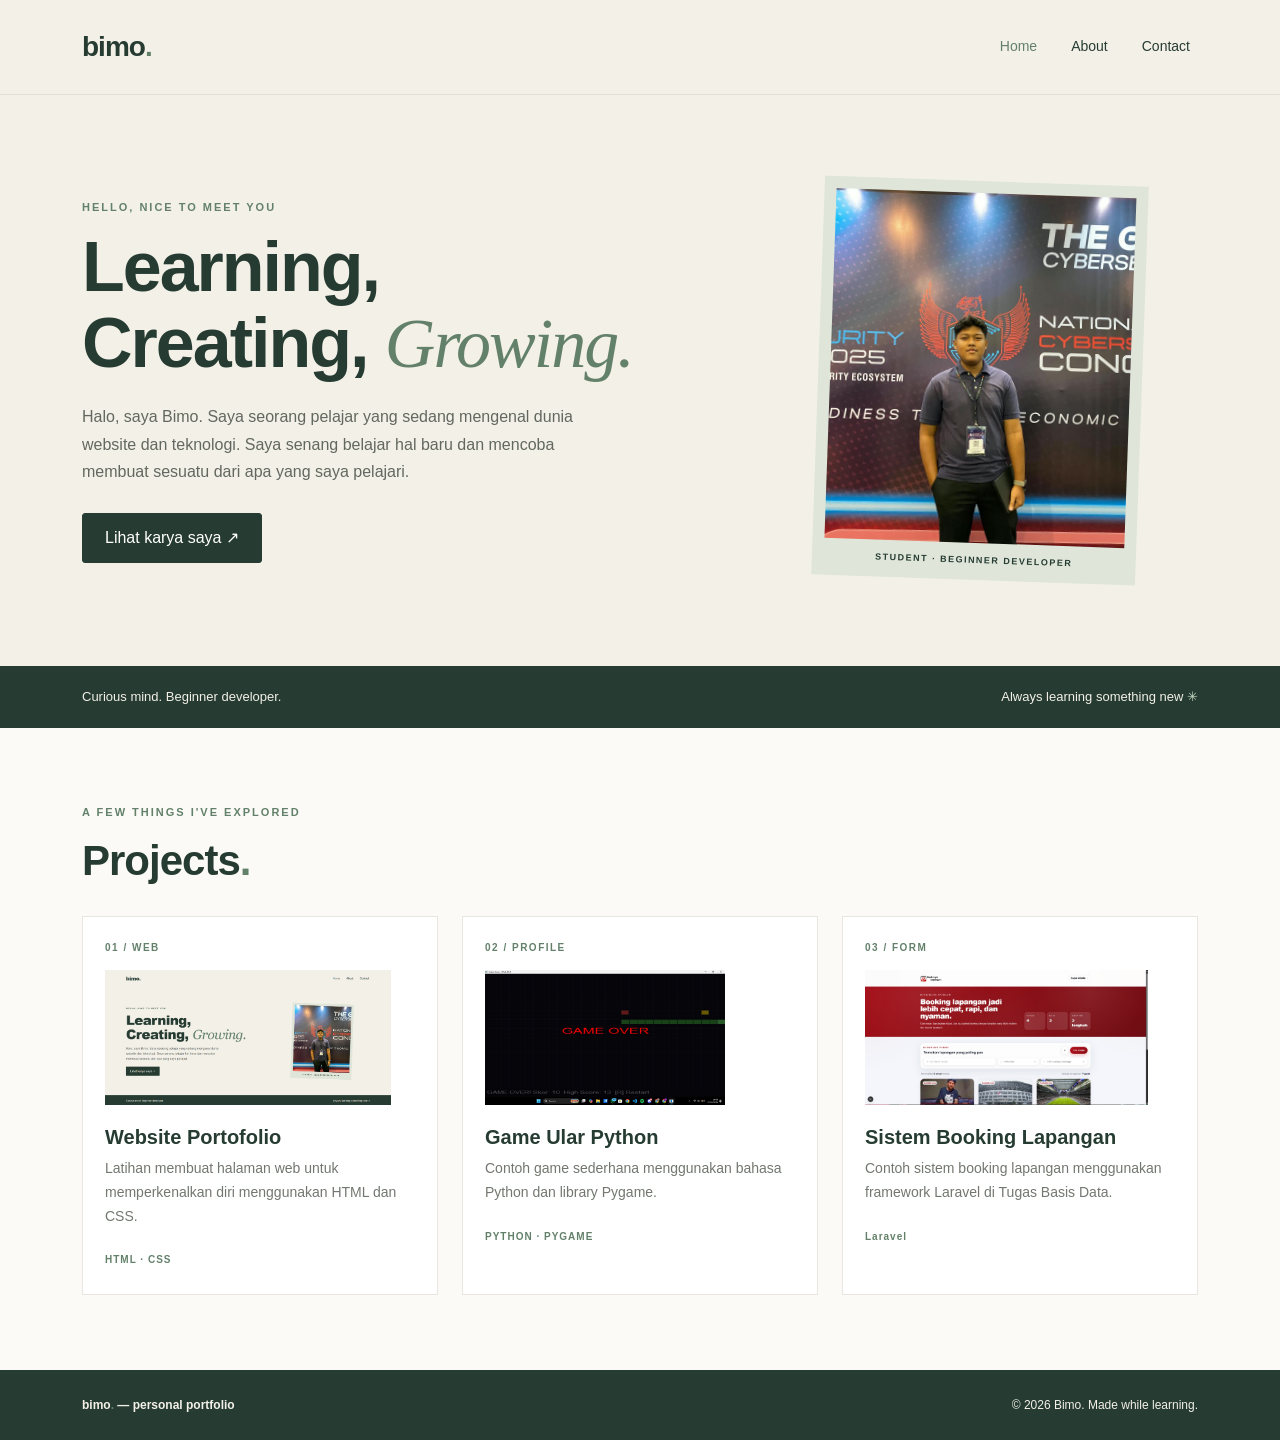
<file: index.html>
<!DOCTYPE html>
<html lang="id">
<head>
    <meta charset="UTF-8">
    <meta name="viewport" content="width=device-width, initial-scale=1.0">
    <title>Bimo | Portfolio</title>
    <link href="https://cdn.jsdelivr.net/npm/bootstrap@5.3.3/dist/css/bootstrap.min.css" rel="stylesheet">
    <link rel="stylesheet" href="style.css">
</head>
<body>
    <header>
        <nav class="navbar navbar-expand-lg">
            <div class="container">
                <a class="navbar-brand" href="index.html">bimo<span>.</span></a>
                <button class="navbar-toggler" type="button" data-bs-toggle="collapse" data-bs-target="#mainMenu" aria-controls="mainMenu" aria-expanded="false" aria-label="Buka navigasi">
                    <span class="navbar-toggler-icon"></span>
                </button>
                <div class="collapse navbar-collapse" id="mainMenu">
                    <ul class="navbar-nav ms-auto">
                        <li class="nav-item"><a class="nav-link active" href="index.html">Home</a></li>
                        <li class="nav-item"><a class="nav-link" href="about.html">About</a></li>
                        <li class="nav-item"><a class="nav-link" href="contact.html">Contact</a></li>
                    </ul>
                </div>
            </div>
        </nav>
    </header>

    <main>
        <section class="hero-section">
            <div class="container">
                <div class="row align-items-center g-5">
                    <div class="col-lg-7">
                        <p class="eyebrow">HELLO, NICE TO MEET YOU</p>
                        <h1>Learning,<br>Creating, <em>Growing.</em></h1>
                        <p class="hero-copy">Halo, saya Bimo. Saya seorang pelajar yang sedang mengenal dunia website dan teknologi. Saya senang belajar hal baru dan mencoba membuat sesuatu dari apa yang saya pelajari.</p>
                        <a href="#projects" class="btn btn-dark-green">Lihat karya saya <span aria-hidden="true">↗</span></a>
                    </div>
                    <div class="col-lg-5 text-center">
                        <div class="portrait-frame">
                            <img src="img/bimo.jpeg" alt="Foto Bimo" class="portrait">
                            <div class="portrait-note">STUDENT · BEGINNER DEVELOPER</div>
                        </div>
                    </div>
                </div>
            </div>
        </section>

        <section class="intro-strip">
            <div class="container d-flex flex-column flex-md-row justify-content-between gap-2">
                <p class="mb-0">Curious mind. Beginner developer.</p>
                <p class="mb-0">Always learning something new <span>✳</span></p>
            </div>
        </section>

        <section class="projects-section" id="projects">
            <div class="container">
                <div class="section-heading">
                    <p class="eyebrow">A FEW THINGS I'VE EXPLORED</p>
                    <h2>Projects<span>.</span></h2>
                </div>

                <div class="row g-4">
                    <div class="col-12 col-md-6 col-lg-4">
                        <article class="project-card h-100">
                            <div class="project-number">01 / WEB</div>
                            <img src="img/pro1.png" alt="" class="project-art art-one">
                            <h3>Website Portofolio</h3>
                            <p>Latihan membuat halaman web untuk memperkenalkan diri menggunakan HTML dan CSS.</p>
                            <span class="project-tag">HTML · CSS</span>
                        </article>
                    </div>
                    <div class="col-12 col-md-6 col-lg-4">
                        <article class="project-card h-100">
                            <div class="project-number">02 / PROFILE</div>
                            <img src="img/pro2.jpeg" alt="" class="project-art art-two">
                            <h3>Game Ular Python</h3>
                            <p>Contoh game sederhana menggunakan bahasa Python dan library Pygame.</p>
                            <span class="project-tag">PYTHON · PYGAME</span>
                        </article>
                    </div>
                    <div class="col-12 col-md-6 col-lg-4">
                        <article class="project-card h-100">
                            <div class="project-number">03 / FORM</div>
                            <img src="img/pro3.jpeg" alt="" class="project-art art-three">
                            <h3>Sistem Booking Lapangan</h3>
                            <p>Contoh sistem booking lapangan menggunakan framework Laravel di Tugas Basis Data.</p>
                            <span class="project-tag">Laravel</span>
                        </article>
                    </div>
                </div>
                
            </div>
        </section>
    </main>

    <footer>
        <div class="container d-flex flex-column flex-md-row justify-content-between gap-2">
            <p class="mb-0">bimo<span>.</span> — personal portfolio</p>
            <p class="mb-0">© 2026 Bimo. Made while learning.</p>
        </div>
    </footer>
    <script src="https://cdn.jsdelivr.net/npm/bootstrap@5.3.3/dist/js/bootstrap.bundle.min.js"></script>
</body>
</html>
</file>
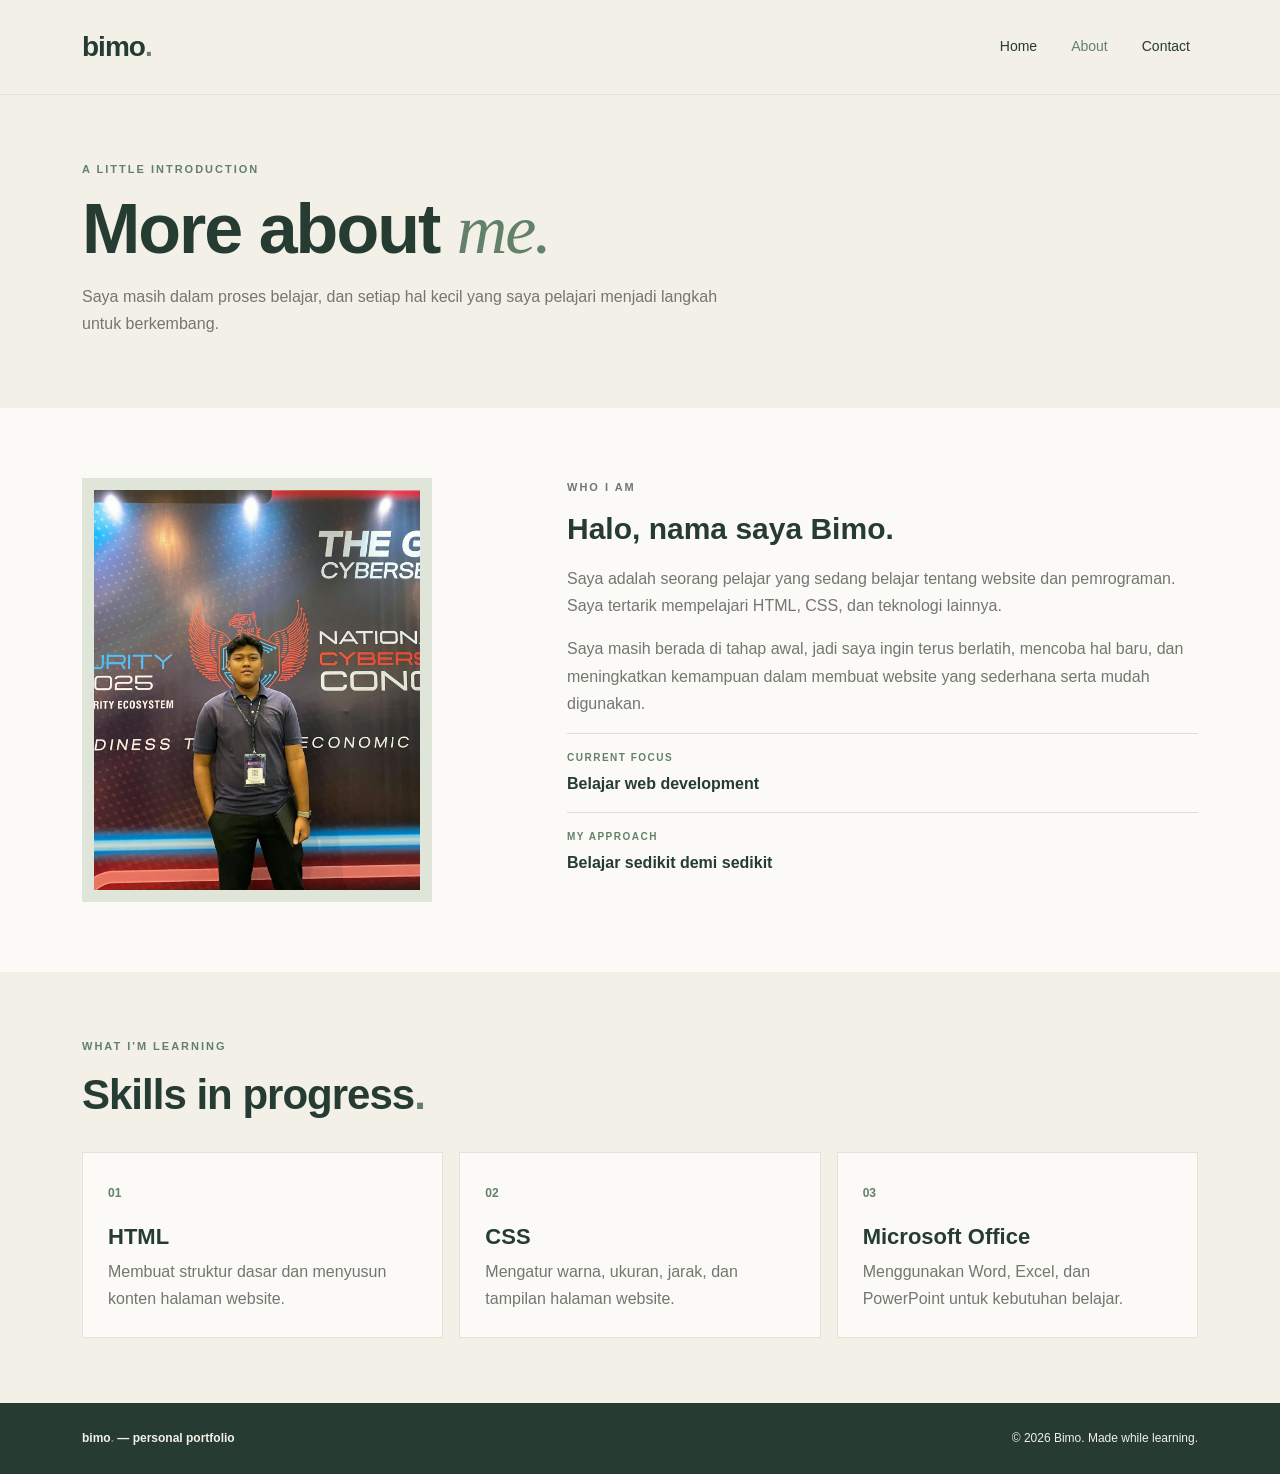
<file: about.html>
<!DOCTYPE html>
<html lang="id">
<head>
    <meta charset="UTF-8">
    <meta name="viewport" content="width=device-width, initial-scale=1.0">
    <title>About | Bimo</title>
    <link href="https://cdn.jsdelivr.net/npm/bootstrap@5.3.3/dist/css/bootstrap.min.css" rel="stylesheet">
    <link rel="stylesheet" href="style.css">
</head>
<body>
    <header>
        <nav class="navbar navbar-expand-lg">
            <div class="container">
                <a class="navbar-brand" href="index.html">bimo<span>.</span></a>
                <button class="navbar-toggler" type="button" data-bs-toggle="collapse" data-bs-target="#mainMenu" aria-controls="mainMenu" aria-expanded="false" aria-label="Buka navigasi">
                    <span class="navbar-toggler-icon"></span>
                </button>
                <div class="collapse navbar-collapse" id="mainMenu">
                    <ul class="navbar-nav ms-auto">
                        <li class="nav-item"><a class="nav-link" href="index.html">Home</a></li>
                        <li class="nav-item"><a class="nav-link active" href="about.html">About</a></li>
                        <li class="nav-item"><a class="nav-link" href="contact.html">Contact</a></li>
                    </ul>
                </div>
            </div>
        </nav>
    </header>

    <main>
        <section class="page-hero">
            <div class="container">
                <p class="eyebrow">A LITTLE INTRODUCTION</p>
                <h1>More about <em>me.</em></h1>
                <p class="page-lead">Saya masih dalam proses belajar, dan setiap hal kecil yang saya pelajari menjadi langkah untuk berkembang.</p>
            </div>
        </section>

        <section class="about-content">
            <div class="container">
                <div class="row g-5 align-items-start">
                    <div class="col-md-5">
                        <div class="about-photo-wrap">
                            <img src="img/bimo.jpeg" alt="Foto Bimo" class="about-photo">
                        </div>
                    </div>
                    <div class="col-md-7">
                        <p class="eyebrow">WHO I AM</p>
                        <h2>Halo, nama saya Bimo.</h2>
                        <p>Saya adalah seorang pelajar yang sedang belajar tentang website dan pemrograman. Saya tertarik mempelajari HTML, CSS, dan teknologi lainnya.</p>
                        <p>Saya masih berada di tahap awal, jadi saya ingin terus berlatih, mencoba hal baru, dan meningkatkan kemampuan dalam membuat website yang sederhana serta mudah digunakan.</p>

                        <div class="about-fact">
                            <span class="fact-label">CURRENT FOCUS</span>
                            <strong>Belajar web development</strong>
                        </div>
                        <div class="about-fact">
                            <span class="fact-label">MY APPROACH</span>
                            <strong>Belajar sedikit demi sedikit</strong>
                        </div>
                    </div>
                </div>
            </div>
        </section>

        <section class="skills-section">
            <div class="container">
                <p class="eyebrow">WHAT I'M LEARNING</p>
                <h2>Skills in progress<span>.</span></h2>
                <div class="row g-3 mt-3">
                    <div class="col-12 col-md-4">
                        <article class="skill-card h-100">
                            <span class="skill-index">01</span>
                            <h3>HTML</h3>
                            <p>Membuat struktur dasar dan menyusun konten halaman website.</p>
                        </article>
                    </div>
                    <div class="col-12 col-md-4">
                        <article class="skill-card h-100">
                            <span class="skill-index">02</span>
                            <h3>CSS</h3>
                            <p>Mengatur warna, ukuran, jarak, dan tampilan halaman website.</p>
                        </article>
                    </div>
                    <div class="col-12 col-md-4">
                        <article class="skill-card h-100">
                            <span class="skill-index">03</span>
                            <h3>Microsoft Office</h3>
                            <p>Menggunakan Word, Excel, dan PowerPoint untuk kebutuhan belajar.</p>
                        </article>
                    </div>
                </div>
            </div>
        </section>
    </main>

    <footer>
        <div class="container d-flex flex-column flex-md-row justify-content-between gap-2">
            <p class="mb-0">bimo<span>.</span> — personal portfolio</p>
            <p class="mb-0">© 2026 Bimo. Made while learning.</p>
        </div>
    </footer>
    <script src="https://cdn.jsdelivr.net/npm/bootstrap@5.3.3/dist/js/bootstrap.bundle.min.js"></script>
</body>
</html>
</file>
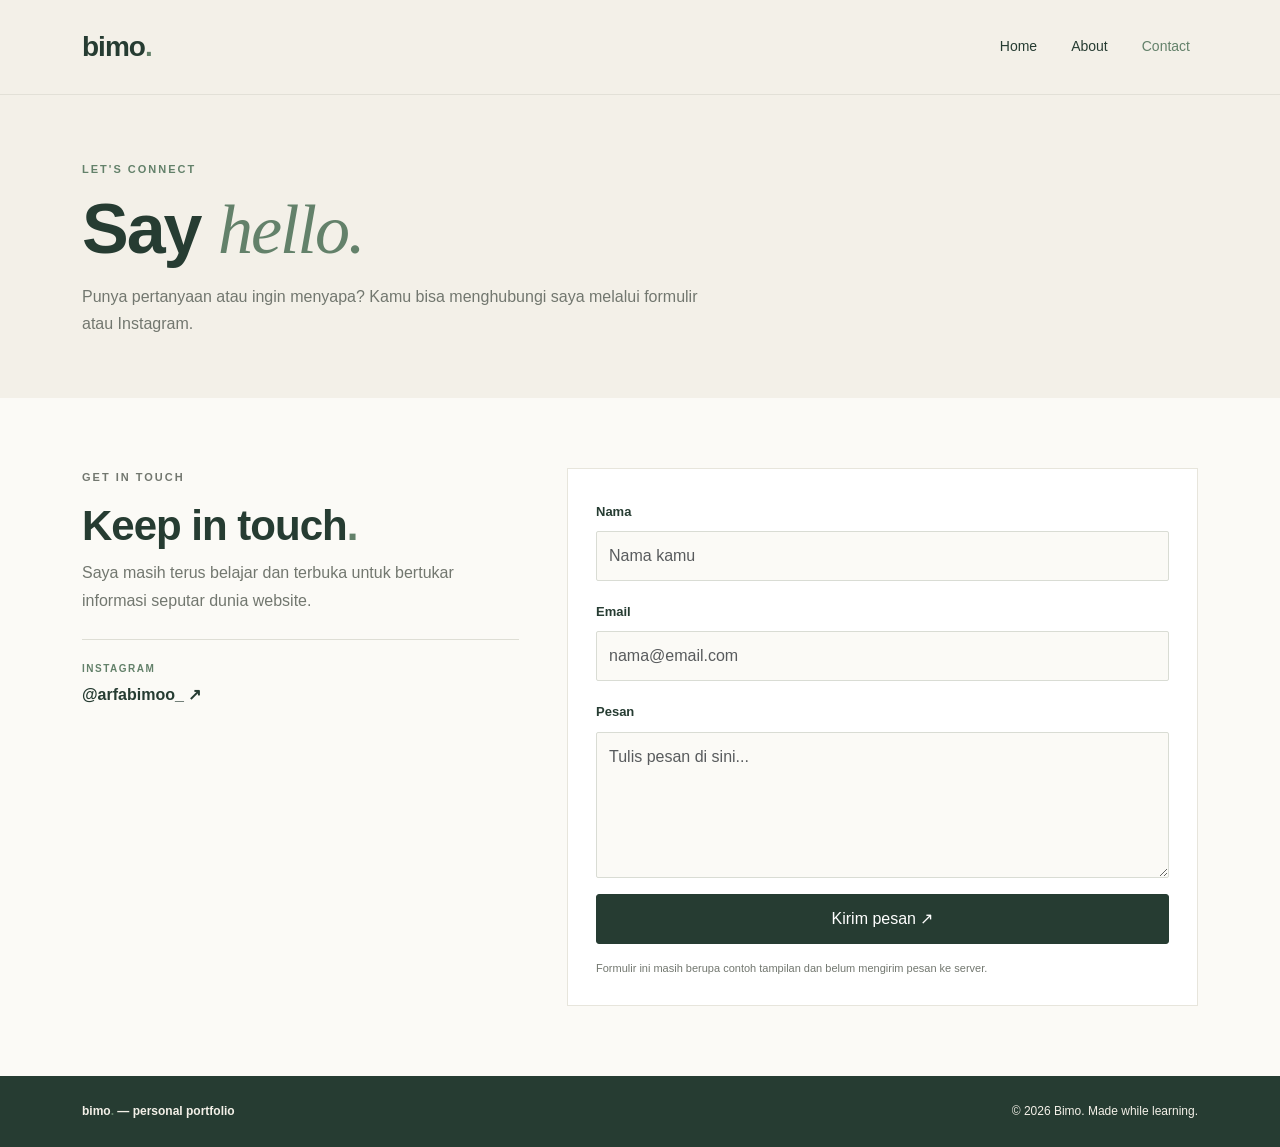
<file: contact.html>
<!DOCTYPE html>
<html lang="id">
<head>
    <meta charset="UTF-8">
    <meta name="viewport" content="width=device-width, initial-scale=1.0">
    <title>Contact | Bimo</title>
    <link href="https://cdn.jsdelivr.net/npm/bootstrap@5.3.3/dist/css/bootstrap.min.css" rel="stylesheet">
    <link rel="stylesheet" href="style.css">
</head>
<body>
    <header>
        <nav class="navbar navbar-expand-lg">
            <div class="container">
                <a class="navbar-brand" href="index.html">bimo<span>.</span></a>
                <button class="navbar-toggler" type="button" data-bs-toggle="collapse" data-bs-target="#mainMenu" aria-controls="mainMenu" aria-expanded="false" aria-label="Buka navigasi">
                    <span class="navbar-toggler-icon"></span>
                </button>
                <div class="collapse navbar-collapse" id="mainMenu">
                    <ul class="navbar-nav ms-auto">
                        <li class="nav-item"><a class="nav-link" href="index.html">Home</a></li>
                        <li class="nav-item"><a class="nav-link" href="about.html">About</a></li>
                        <li class="nav-item"><a class="nav-link active" href="contact.html">Contact</a></li>
                    </ul>
                </div>
            </div>
        </nav>
    </header>

    <main>
        <section class="page-hero contact-hero">
            <div class="container">
                <p class="eyebrow">LET'S CONNECT</p>
                <h1>Say <em>hello.</em></h1>
                <p class="page-lead">Punya pertanyaan atau ingin menyapa? Kamu bisa menghubungi saya melalui formulir atau Instagram.</p>
            </div>
        </section>

        <section class="contact-content">
            <div class="container">
                <div class="row g-5">
                    <div class="col-md-5">
                        <p class="eyebrow">GET IN TOUCH</p>
                        <h2>Keep in touch<span>.</span></h2>
                        <p>Saya masih terus belajar dan terbuka untuk bertukar informasi seputar dunia website.</p>

                        <div class="social-box">
                            <span class="social-label">INSTAGRAM</span>
                            <a href="https://www.instagram.com/arfabimoo_/" target="_blank" rel="noopener noreferrer">
                                @arfabimoo_ ↗
                            </a>
                        </div>
                    </div>

                    <div class="col-md-7">
                        <div class="contact-card">
                            <form action="#" method="get">
                                <div class="mb-3">
                                    <label for="nama" class="form-label">Nama</label>
                                    <input type="text" class="form-control" id="nama" name="nama" placeholder="Nama kamu" required>
                                </div>
                                <div class="mb-3">
                                    <label for="email" class="form-label">Email</label>
                                    <input type="email" class="form-control" id="email" name="email" placeholder="nama@email.com" required>
                                </div>
                                <div class="mb-3">
                                    <label for="pesan" class="form-label">Pesan</label>
                                    <textarea class="form-control" id="pesan" name="pesan" rows="5" placeholder="Tulis pesan di sini..." required></textarea>
                                </div>
                                <button type="submit" class="btn btn-dark-green w-100">Kirim pesan ↗</button>
                            </form>
                            <p class="form-note">Formulir ini masih berupa contoh tampilan dan belum mengirim pesan ke server.</p>
                        </div>
                    </div>
                </div>
            </div>
        </section>
    </main>

    <footer>
        <div class="container d-flex flex-column flex-md-row justify-content-between gap-2">
            <p class="mb-0">bimo<span>.</span> — personal portfolio</p>
            <p class="mb-0">© 2026 Bimo. Made while learning.</p>
        </div>
    </footer>
    <script src="https://cdn.jsdelivr.net/npm/bootstrap@5.3.3/dist/js/bootstrap.bundle.min.js"></script>
</body>
</html>
</file>
<file: style.css>
/* Portfolio Bimo: sage green, cream, and charcoal */
:root {
    --cream: #f3f0e8;
    --paper: #fbfaf6;
    --green: #263c32;
    --sage: #dfe6d9;
    --sage-dark: #63816a;
    --text: #343a35;
    --muted: #72776f;
}

* {
    box-sizing: border-box;
}

html {
    scroll-behavior: smooth;
}

body {
    margin: 0;
    font-family: Arial, sans-serif;
    color: var(--text);
    background: var(--paper);
    line-height: 1.7;
}

/* Navigation */
header {
    background: var(--cream);
    border-bottom: 1px solid #e2e0d7;
}

.navbar {
    padding: 18px 0;
}

.navbar-brand {
    color: var(--green);
    font-size: 28px;
    font-weight: 800;
    letter-spacing: -1px;
}

.navbar-brand span,
footer span,
.section-heading h2 span,
.skills-section h2 span,
.contact-content h2 span {
    color: var(--sage-dark);
}

.navbar-brand:hover {
    color: var(--sage-dark);
}

.navbar .nav-link {
    color: var(--green);
    font-size: 14px;
    margin-left: 18px;
}

.navbar .nav-link:hover,
.navbar .nav-link.active {
    color: var(--sage-dark);
}

.navbar-toggler {
    border-color: var(--green);
}

.navbar-toggler:focus {
    box-shadow: 0 0 0 0.15rem rgba(38, 60, 50, 0.2);
}

/* Home */
.hero-section {
    padding: 86px 0;
    background: var(--cream);
}

.eyebrow {
    color: var(--sage-dark);
    font-size: 11px;
    font-weight: 800;
    letter-spacing: 2px;
    margin-bottom: 14px;
}

.hero-section h1,
.page-hero h1 {
    color: var(--green);
    font-size: clamp(40px, 6vw, 70px);
    font-weight: 800;
    line-height: 1.08;
    letter-spacing: -2px;
    margin-bottom: 22px;
}

.hero-section h1 em,
.page-hero h1 em {
    color: var(--sage-dark);
    font-family: Georgia, serif;
    font-weight: 400;
}

.hero-copy {
    max-width: 520px;
    color: #62685f;
    margin-bottom: 28px;
}

.btn-dark-green {
    background: var(--green);
    color: white;
    border: 1px solid var(--green);
    padding: 12px 22px;
    border-radius: 3px;
}

.btn-dark-green:hover {
    background: #3b5948;
    border-color: #3b5948;
    color: white;
}

.btn-outline-primary {
    color: var(--green);
    border-color: var(--green);
}

.btn-outline-primary:hover {
    color: white;
    background: var(--green);
    border-color: var(--green);
}

.portrait-frame {
    display: inline-block;
    max-width: 100%;
    padding: 12px;
    background: #dfe6d9;
    transform: rotate(2deg);
}

.portrait {
    display: block;
    width: 300px;
    height: 350px;
    max-width: 100%;
    object-fit: cover;
    object-position: center;
}

.portrait-note {
    color: var(--green);
    font-size: 9px;
    font-weight: bold;
    letter-spacing: 1.5px;
    padding-top: 10px;
}

.intro-strip {
    padding: 20px 0;
    color: var(--cream);
    background: var(--green);
    font-size: 13px;
}

.intro-strip span {
    color: #c8d7c5;
}

/* Projects */
.projects-section {
    padding: 75px 0;
    background: var(--paper);
}

.section-heading {
    margin-bottom: 30px;
}

.section-heading h2,
.skills-section h2,
.contact-content h2 {
    color: var(--green);
    font-size: clamp(28px, 4vw, 42px);
    font-weight: 800;
    letter-spacing: -1px;
}

.project-card {
    background: white;
    padding: 22px;
    border: 1px solid #e8e6de;
    transition: transform 0.2s ease, box-shadow 0.2s ease;
}

.project-card:hover {
    transform: translateY(-5px);
    box-shadow: 0 12px 25px rgba(38, 60, 50, 0.08);
}

.project-number {
    font-size: 10px;
    letter-spacing: 1.5px;
    color: var(--sage-dark);
    font-weight: bold;
    margin-bottom: 14px;
}

.project-art {
    height: 135px;
    display: flex;
    align-items: center;
    justify-content: center;
    margin-bottom: 20px;
    font-size: 30px;
    font-weight: bold;
}

.project-art span {
    color: var(--green);
}

.art-one {
    background: #dfe6d9;
}

.art-two {
    background: #eee4d3;
    font-family: Georgia, serif;
    font-style: italic;
}

.art-three {
    background: #e5e7e0;
    font-size: 14px;
    letter-spacing: 2px;
}

.project-card h3 {
    color: var(--green);
    font-size: 20px;
    font-weight: bold;
}

.project-card p {
    color: var(--muted);
    font-size: 14px;
}

.project-tag {
    display: inline-block;
    color: var(--sage-dark);
    font-size: 10px;
    font-weight: bold;
    letter-spacing: 1px;
}

.small-note {
    color: var(--muted);
    font-size: 12px;
    margin-top: 25px;
}

/* About and Contact page headings */
.page-hero {
    padding: 65px 0 55px;
    background: var(--cream);
}

.page-hero h1 {
    margin-bottom: 15px;
}

.page-lead {
    max-width: 650px;
    color: var(--muted);
}

.about-content,
.contact-content {
    padding: 70px 0;
}

.about-photo-wrap {
    padding: 12px;
    background: var(--sage);
    max-width: 350px;
}

.about-photo {
    width: 100%;
    max-height: 400px;
    object-fit: cover;
    display: block;
}

.about-content h2 {
    color: var(--green);
    font-size: 30px;
    font-weight: bold;
    margin-bottom: 18px;
}

.about-content p,
.contact-content p {
    color: var(--muted);
}

.about-fact {
    border-top: 1px solid #deded5;
    padding: 15px 0;
}

.fact-label,
.social-label {
    display: block;
    color: var(--sage-dark);
    font-size: 10px;
    font-weight: bold;
    letter-spacing: 1.5px;
    margin-bottom: 4px;
}

.about-fact strong {
    color: var(--green);
}

.skills-section {
    background: var(--cream);
    padding: 65px 0;
}

.skill-card {
    background: var(--paper);
    border: 1px solid #e4e3da;
    padding: 25px;
}

.skill-index {
    display: inline-block;
    color: var(--sage-dark);
    font-size: 12px;
    font-weight: bold;
    margin-bottom: 20px;
}

.skill-card h3 {
    color: var(--green);
    font-size: 22px;
    font-weight: bold;
}

.skill-card p {
    color: var(--muted);
    margin-bottom: 0;
}

/* Contact */
.contact-hero {
    padding-bottom: 45px;
}

.contact-card {
    background: white;
    border: 1px solid #e7e5dc;
    padding: 28px;
}

.form-label {
    color: var(--green);
    font-size: 13px;
    font-weight: bold;
}

.form-control {
    padding: 12px;
    border-radius: 2px;
    border-color: #d9dcd4;
    background: var(--paper);
}

.form-control:focus {
    border-color: var(--sage-dark);
    box-shadow: 0 0 0 0.2rem rgba(99, 129, 106, 0.15);
}

.social-box {
    border-top: 1px solid #deded5;
    margin-top: 25px;
    padding-top: 20px;
}

.social-box a {
    color: var(--green);
    font-weight: bold;
    text-decoration: none;
}

.social-box a:hover {
    color: var(--sage-dark);
}

.form-note {
    font-size: 11px;
    margin: 15px 0 0;
}

/* Footer */
footer {
    padding: 25px 0;
    color: var(--cream);
    background: var(--green);
    font-size: 12px;
}

footer p:first-child {
    font-weight: bold;
}

/* Mobile layout */
@media (max-width: 575px) {
    .hero-section {
        padding: 52px 0;
    }

    .hero-section h1,
    .page-hero h1 {
        letter-spacing: -1px;
    }

    .portrait {
        width: 250px;
        height: 290px;
    }

    .projects-section,
    .about-content,
    .contact-content,
    .skills-section {
        padding: 48px 0;
    }

    .project-card {
        padding: 18px;
    }

    .contact-card {
        padding: 20px;
    }

    .navbar .nav-link {
        margin-left: 0;
        padding: 9px 0;
    }
}
</file>
